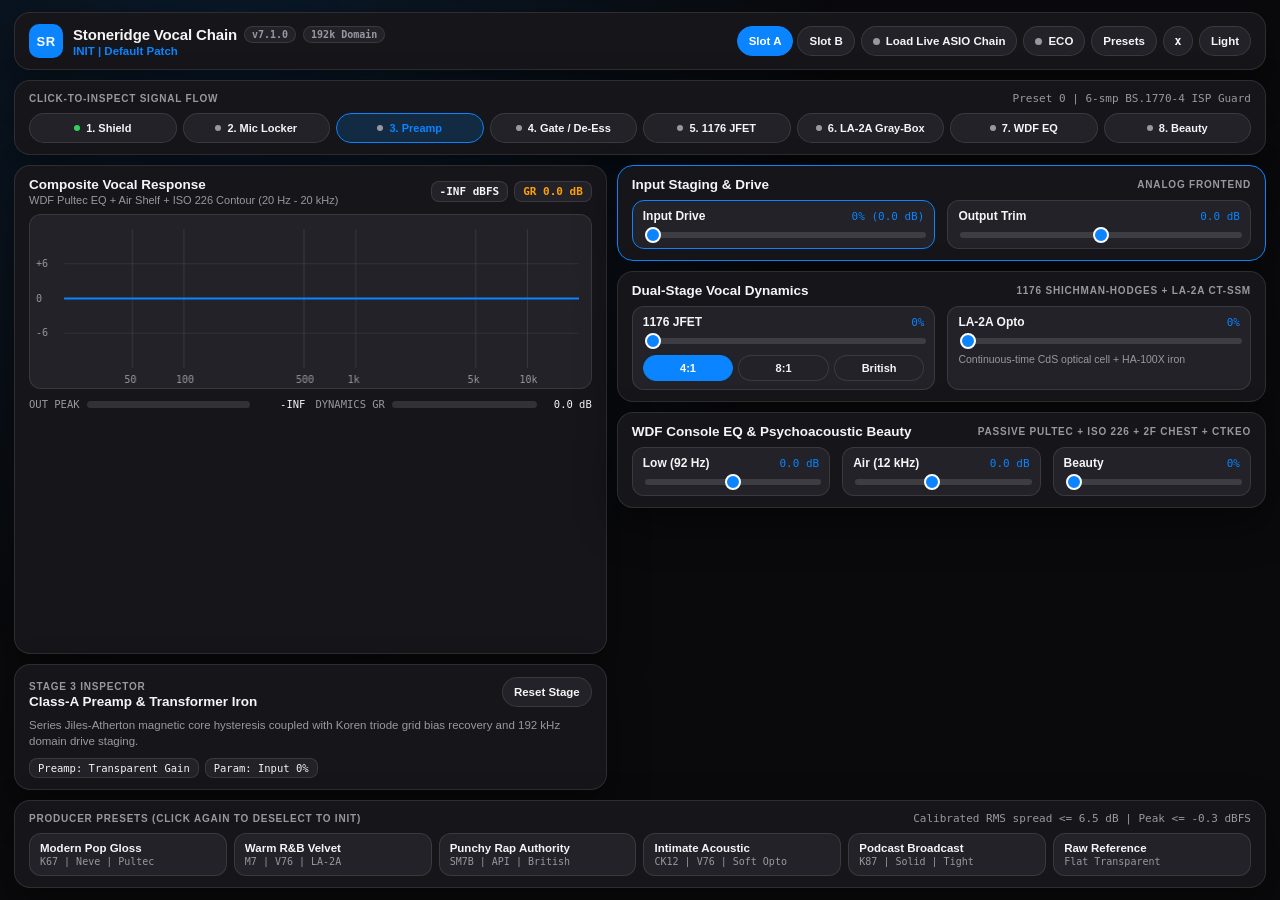
<file: plugin/ui/index.html>
<!DOCTYPE html>
<html lang="en" data-theme="dark">
<head>
  <meta charset="utf-8">
  <meta name="viewport" content="width=device-width, initial-scale=1">
  <title>Stoneridge Vocal Chain v7.1.0</title>
  <link rel="stylesheet" href="stoneridge-tokens.css">
  <link rel="stylesheet" href="chain.css">
</head>
<body>
  <div class="vc-app" id="vcApp">
    <header class="vc-header glass-card">
      <div class="vc-brand">
        <div class="vc-logo" aria-hidden="true">SR</div>
        <div class="vc-title-wrap">
          <div class="vc-title-row">
            <h1 class="vc-title">Stoneridge Vocal Chain</h1>
            <span class="vc-ver-pill">v7.1.0</span>
            <span class="vc-rate-pill" id="ratePill">192k Domain</span>
          </div>
          <p class="vc-subtitle" id="presetReadout">INIT | Default Patch</p>
        </div>
      </div>

      <div class="vc-header-actions">
        <div class="vc-ab-group" role="group" aria-label="Snapshot A B compare">
          <button type="button" class="vc-pill-btn seg-pill-btn active" id="slotABtn" title="Recall Snapshot A">Slot A</button>
          <button type="button" class="vc-pill-btn seg-pill-btn" id="slotBBtn" title="Recall Snapshot B">Slot B</button>
        </div>

        <button type="button" class="vc-pill-btn vc-live-btn" id="liveChainBtn" title="Recall live_tracking_chain.json exported by Stoneridge ASIO">
          <span class="vc-dot" id="liveChainDot"></span>
          <span class="vc-btn-text">Load Live ASIO Chain</span>
        </button>

        <button type="button" class="vc-pill-btn vc-eco-btn" id="ecoBtn" aria-pressed="false" title="Toggle low-CPU UI saver mode">
          <span class="eco-dot" id="ecoDot"></span>
          <span class="vc-btn-text" id="ecoBtnText">ECO</span>
        </button>

        <button type="button" class="vc-pill-btn" id="presetMenuBtn" title="Open preset menu">
          <span class="vc-btn-text" id="presetMenuLabel">Presets</span>
        </button>

        <button type="button" class="vc-pill-btn vc-clear-btn" id="clearPatchBtn" title="Reset to INIT Default Patch">x</button>

        <button type="button" class="vc-pill-btn" id="themeBtn" title="Toggle Dark/Light theme">Light</button>
      </div>
    </header>

    <section class="vc-flow-card glass-card" aria-label="8-Stage Analog Signal Flow">
      <div class="vc-section-head">
        <span class="vc-kicker">CLICK-TO-INSPECT SIGNAL FLOW</span>
        <span class="vc-head-meta" id="chainStatusMeta">Preset 0 follows knobs | 6-smp BS.1770 ISP Guard</span>
      </div>
      <ol class="vc-flow-strip" id="flowStrip">
        <li><button type="button" class="vc-stage-pill" data-stage="shield"><span class="stage-led"></span><span>1. Shield</span></button></li>
        <li><button type="button" class="vc-stage-pill" data-stage="mic"><span class="stage-led"></span><span>2. Mic Locker</span></button></li>
        <li><button type="button" class="vc-stage-pill active" data-stage="preamp"><span class="stage-led"></span><span>3. Preamp</span></button></li>
        <li><button type="button" class="vc-stage-pill" data-stage="gate"><span class="stage-led"></span><span>4. Gate / De-Ess</span></button></li>
        <li><button type="button" class="vc-stage-pill" data-stage="fet"><span class="stage-led"></span><span>5. 1176 JFET</span></button></li>
        <li><button type="button" class="vc-stage-pill" data-stage="la2a"><span class="stage-led"></span><span>6. LA-2A Gray-Box</span></button></li>
        <li><button type="button" class="vc-stage-pill" data-stage="eq"><span class="stage-led"></span><span>7. WDF EQ</span></button></li>
        <li><button type="button" class="vc-stage-pill" data-stage="beauty"><span class="stage-led"></span><span>8. Beauty</span></button></li>
      </ol>
    </section>

    <main class="vc-bento-grid">
      <section class="vc-left-col">
        <article class="glass-card vc-curve-card">
          <div class="vc-card-head">
            <div>
              <h2 class="vc-card-title">Composite Vocal Response</h2>
              <p class="vc-card-sub">WDF Pultec EQ + Air Shelf + ISO 226 Contour (20 Hz - 20 kHz)</p>
            </div>
            <div class="vc-oled-badges">
              <span class="vc-oled-pill" id="ecoOledBadge" hidden>ECO SAVER ON</span>
              <span class="vc-oled-mono" id="meterOutDb">-INF dBFS</span>
              <span class="vc-oled-mono vc-gr-badge" id="meterGrDb">GR 0.0 dB</span>
            </div>
          </div>

          <div class="vc-canvas-wrap">
            <canvas id="curveCanvas" width="600" height="200" aria-label="Frequency response curve"></canvas>
          </div>

          <div class="vc-meters-row">
            <div class="vc-meter-item">
              <span class="vc-meter-label">OUT PEAK</span>
              <div class="vc-meter-track"><div class="vc-meter-fill" id="outBarFill"></div></div>
              <span class="vc-meter-val" id="outValLabel">-INF</span>
            </div>
            <div class="vc-meter-item">
              <span class="vc-meter-label">DYNAMICS GR</span>
              <div class="vc-meter-track"><div class="vc-meter-fill vc-meter-gr" id="grBarFill"></div></div>
              <span class="vc-meter-val" id="grValLabel">0.0 dB</span>
            </div>
          </div>
        </article>

        <article class="glass-card vc-inspector-card" id="inspectorCard">
          <div class="vc-card-head">
            <div>
              <span class="vc-kicker" id="inspKicker">STAGE 3 INSPECTOR</span>
              <h3 class="vc-card-title" id="inspTitle">Class-A Preamp & Transformer Iron</h3>
            </div>
            <button type="button" class="vc-pill-btn seg-pill-btn" id="inspResetStageBtn">Reset Stage</button>
          </div>
          <p class="vc-insp-desc" id="inspDesc">
            Series Jiles-Atherton magnetic core hysteresis coupled with Koren triode grid bias recovery and 192 kHz domain ADAA2 crest saturation.
          </p>
          <div class="vc-insp-meta" id="inspMeta">
            <span class="vc-chip" id="inspVoicingChip">Voicing: Transparent / Linear</span>
            <span class="vc-chip" id="inspParamChip">Param: Input 0% (0.0 dB)</span>
          </div>
        </article>
      </section>

      <section class="vc-right-col">
        <article class="glass-card vc-rack-card" data-stage-group="preamp">
          <div class="vc-card-head">
            <h2 class="vc-card-title">Input Staging & Drive</h2>
            <span class="vc-kicker">ANALOG FRONTEND</span>
          </div>
          <div class="vc-controls-2">
            <div class="vc-control" data-param="input" data-stage="preamp">
              <div class="vc-ctrl-top">
                <label for="ctrl_input">Input Drive</label>
                <span class="vc-ctrl-val" id="val_input">0% (0.0 dB)</span>
              </div>
              <input id="ctrl_input" type="range" min="0" max="1" step="0.005" value="0">
            </div>
            <div class="vc-control" data-param="trim" data-stage="beauty">
              <div class="vc-ctrl-top">
                <label for="ctrl_trim">Output Trim</label>
                <span class="vc-ctrl-val" id="val_trim">0.0 dB</span>
              </div>
              <input id="ctrl_trim" type="range" min="-12" max="12" step="0.1" value="0">
            </div>
          </div>
        </article>

        <article class="glass-card vc-rack-card" data-stage-group="fet">
          <div class="vc-card-head">
            <h2 class="vc-card-title">Dual-Stage Vocal Dynamics</h2>
            <span class="vc-kicker">1176 SHICHMAN-HODGES + LA-2A CT-SSM</span>
          </div>
          <div class="vc-controls-2">
            <div class="vc-control" data-param="fet" data-stage="fet">
              <div class="vc-ctrl-top">
                <label for="ctrl_fet">1176 JFET</label>
                <span class="vc-ctrl-val" id="val_fet">0%</span>
              </div>
              <input id="ctrl_fet" type="range" min="0" max="1" step="0.005" value="0">
              <div class="vc-ratio-row" id="ratioGroup" role="group" aria-label="1176 Ratio">
                <button type="button" class="seg-pill-btn active" data-ratio="0">4:1</button>
                <button type="button" class="seg-pill-btn" data-ratio="1">8:1</button>
                <button type="button" class="seg-pill-btn" data-ratio="2">British</button>
              </div>
            </div>

            <div class="vc-control" data-param="la2a" data-stage="la2a">
              <div class="vc-ctrl-top">
                <label for="ctrl_la2a">LA-2A Opto</label>
                <span class="vc-ctrl-val" id="val_la2a">0%</span>
              </div>
              <input id="ctrl_la2a" type="range" min="0" max="1" step="0.005" value="0">
              <div class="vc-sub-note">Continuous-time CdS optical cell + HA-100X iron</div>
            </div>
          </div>
        </article>

        <article class="glass-card vc-rack-card" data-stage-group="eq">
          <div class="vc-card-head">
            <h2 class="vc-card-title">WDF Console EQ & Psychoacoustic Beauty</h2>
            <span class="vc-kicker">PASSIVE PULTEC + ISO 226 + 2F CHEST + CTKEO</span>
          </div>
          <div class="vc-controls-3">
            <div class="vc-control" data-param="low" data-stage="eq">
              <div class="vc-ctrl-top">
                <label for="ctrl_low">Low (92 Hz)</label>
                <span class="vc-ctrl-val" id="val_low">0.0 dB</span>
              </div>
              <input id="ctrl_low" type="range" min="-6" max="6" step="0.1" value="0">
            </div>

            <div class="vc-control" data-param="air" data-stage="eq">
              <div class="vc-ctrl-top">
                <label for="ctrl_air">Air (12 kHz)</label>
                <span class="vc-ctrl-val" id="val_air">0.0 dB</span>
              </div>
              <input id="ctrl_air" type="range" min="-6" max="8" step="0.1" value="0">
            </div>

            <div class="vc-control" data-param="beauty" data-stage="beauty">
              <div class="vc-ctrl-top">
                <label for="ctrl_beauty">Beauty</label>
                <span class="vc-ctrl-val" id="val_beauty">0%</span>
              </div>
              <input id="ctrl_beauty" type="range" min="0" max="1" step="0.005" value="0">
            </div>
          </div>
        </article>
      </section>
    </main>

    <section class="vc-presets-card glass-card" aria-label="Producer Vocal Presets">
      <div class="vc-section-head">
        <span class="vc-kicker">PRODUCER PRESETS (CLICK AGAIN TO DESELECT TO INIT)</span>
        <span class="vc-head-meta">Calibrated RMS spread &lt;= 6.5 dB | Peak &lt;= -0.3 dBFS</span>
      </div>
      <div class="vc-presets-grid" id="presetsGrid">
        <button type="button" class="vc-preset-btn" data-preset="1">
          <span class="vc-preset-name">Modern Pop Gloss</span>
          <span class="vc-preset-tag">K67 | Neve | Pultec</span>
        </button>
        <button type="button" class="vc-preset-btn" data-preset="2">
          <span class="vc-preset-name">Warm R&amp;B Velvet</span>
          <span class="vc-preset-tag">M7 | V76 | LA-2A</span>
        </button>
        <button type="button" class="vc-preset-btn" data-preset="3">
          <span class="vc-preset-name">Punchy Rap Authority</span>
          <span class="vc-preset-tag">SM7B | API | British</span>
        </button>
        <button type="button" class="vc-preset-btn" data-preset="4">
          <span class="vc-preset-name">Intimate Acoustic</span>
          <span class="vc-preset-tag">CK12 | V76 | Soft Opto</span>
        </button>
        <button type="button" class="vc-preset-btn" data-preset="5">
          <span class="vc-preset-name">Podcast Broadcast</span>
          <span class="vc-preset-tag">K87 | Solid | Tight</span>
        </button>
        <button type="button" class="vc-preset-btn" data-preset="6">
          <span class="vc-preset-name">Raw Reference</span>
          <span class="vc-preset-tag">Flat Transparent</span>
        </button>
      </div>
    </section>
  </div>

  <div class="vc-toast" id="vcToast" hidden></div>
  <script src="app.js"></script>
</body>
</html>
</file>
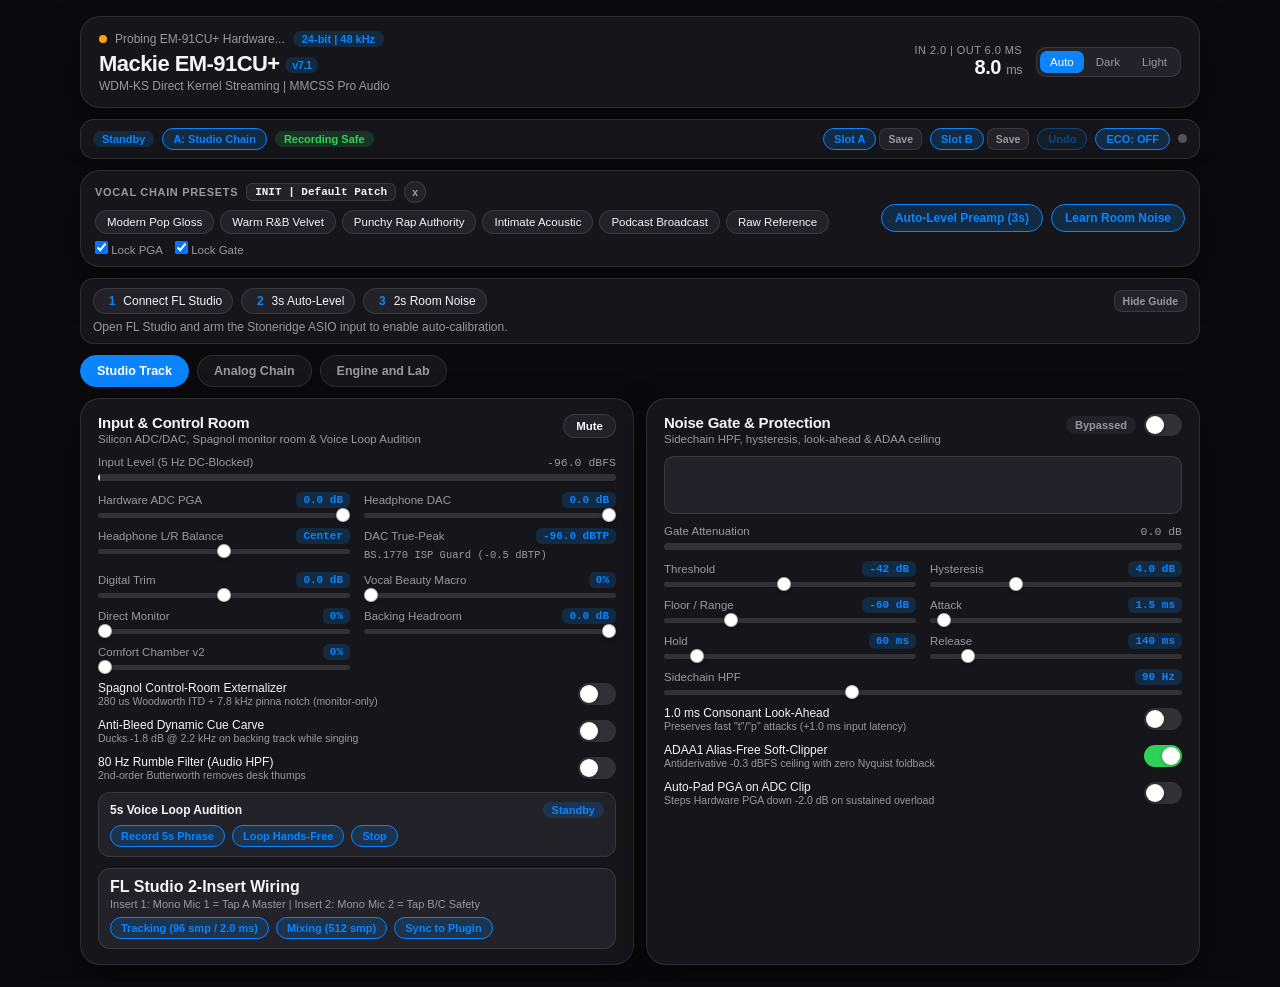
<file: src/ui/web/index.html>
<!DOCTYPE html>
<html lang="en" data-theme="dark">
<head>
  <meta charset="UTF-8" />
  <meta name="viewport" content="width=device-width, initial-scale=1.0" />
  <title>Mackie EM-91CU+ - Stoneridge ASIO</title>
  <link rel="stylesheet" href="stoneridge-tokens.css" />
  <link rel="stylesheet" href="styles.css" />
</head>
<body data-page="track">
  <main class="shell">
    <!-- Hero Header -->
    <header class="hero glass-card">
      <div class="hero-left">
        <div class="badge-row">
          <span class="status-dot" id="deviceDot"></span>
          <span class="badge-text" id="deviceStatusText">Probing EM-91CU+ Hardware...</span>
          <span class="pill-tag" id="formatBadge">24-bit | 48 kHz</span>
          <span class="pill-tag pill-ok" id="monoBadge" style="display:none;">1ch Mono USB</span>
          <span class="pill-tag pill-warn" id="adcClipPill" style="display:none; cursor:pointer;" title="Hardware ADC clipped! Click to clear">ADC CLIP</span>
        </div>
        <h1>Mackie EM-91CU+ <span class="ver-pill">v7.1</span></h1>
        <p class="subtitle" id="engineSubtitle">WDM-KS Direct Kernel Streaming | MMCSS Pro Audio</p>
      </div>

      <div class="hero-right">
        <div class="latency-callout">
          <span class="callout-label" id="latencyBreakdown">In 2.0 | Out 6.0 ms</span>
          <span class="callout-value" id="latencyReadout">8.0 <small>ms</small></span>
        </div>

        <div class="segmented-control" id="themeSwitcher" role="group" aria-label="Appearance">
          <button type="button" data-theme-mode="0" class="active">Auto</button>
          <button type="button" data-theme-mode="1">Dark</button>
          <button type="button" data-theme-mode="2">Light</button>
        </div>
      </div>
    </header>

    <section class="utility-bar" aria-label="Session Controls">
      <div class="utility-group">
        <span class="pill-tag" id="streamPill">Standby</span>
        <button type="button" class="learn-btn compact-btn" id="abBypassBtn" title="Monitor-safe level-matched A/B vs raw capsule">A: Studio Chain</button>
        <span class="pill-tag pill-ok" id="recordingSafe">Recording Safe</span>
      </div>
      <div class="utility-group">
        <div class="slot-pair">
          <button type="button" class="learn-btn compact-btn" id="slotABtn" title="Recall Slot A (Shift+Click to save)">Slot A</button>
          <button type="button" class="icon-btn" id="slotASaveBtn" title="Save current chain to Slot A">Save</button>
        </div>
        <div class="slot-pair">
          <button type="button" class="learn-btn compact-btn" id="slotBBtn" title="Recall Slot B (Shift+Click to save)">Slot B</button>
          <button type="button" class="icon-btn" id="slotBSaveBtn" title="Save current chain to Slot B">Save</button>
        </div>
        <button type="button" class="learn-btn compact-btn" id="undoBtn" title="Undo (Ctrl+Z)" disabled>Undo</button>
        <button type="button" class="learn-btn compact-btn" id="ecoBtn">ECO: OFF</button>
        <span class="eco-dot" id="ecoDot" aria-hidden="true"></span>
        <span class="eco-badge" id="ecoBadge">ECO SAVER ON</span>
      </div>
    </section>

    <!-- Presets & 1-Click Calibration Bar -->
    <section class="presets-bar glass-card">
      <div class="presets-left">
        <div class="preset-header-row">
          <span class="section-eyebrow">Vocal Chain Presets</span>
          <span class="preset-readout mono" id="presetReadout">INIT | Default Patch</span>
          <button type="button" class="preset-clear-btn" id="presetClearBtn" title="Clear active preset to INIT (honors Locks)">x</button>
        </div>
        <div class="preset-pills" id="presetPills">
          <button type="button" class="preset-pill" data-preset="modernPop">Modern Pop Gloss</button>
          <button type="button" class="preset-pill" data-preset="rnb">Warm R&amp;B Velvet</button>
          <button type="button" class="preset-pill" data-preset="rap">Punchy Rap Authority</button>
          <button type="button" class="preset-pill" data-preset="acoustic">Intimate Acoustic</button>
          <button type="button" class="preset-pill" data-preset="podcast">Podcast Broadcast</button>
          <button type="button" class="preset-pill" data-preset="raw">Raw Reference</button>
        </div>
        <div class="lock-pins">
          <label><input type="checkbox" id="lockPga" checked /> Lock PGA</label>
          <label><input type="checkbox" id="lockGate" checked /> Lock Gate</label>
        </div>
      </div>

      <div class="cal-actions">
        <button type="button" class="learn-btn" id="autoPreampBtn" title="Speak naturally for 3 seconds to auto-calibrate Hardware ADC PGA + Digital Trim for -9 dBFS headroom">
          Auto-Level Preamp (3s)
        </button>
        <button type="button" class="learn-btn" id="learnNoiseBtn" title="Stay silent for 2 seconds to calibrate Noise Gate + Hum Notch automatically">
          Learn Room Noise
        </button>
      </div>
    </section>

    <section class="setup-strip tab-track" id="setupStrip">
      <div class="setup-top">
        <div class="setup-steps">
          <div class="setup-step" id="stepConnect"><span>1</span> Connect FL Studio</div>
          <div class="setup-step" id="stepLevel"><span>2</span> 3s Auto-Level</div>
          <div class="setup-step" id="stepNoise"><span>3</span> 2s Room Noise</div>
        </div>
        <button type="button" class="icon-btn" id="setupCollapseBtn">Hide Guide</button>
      </div>
      <p class="setup-hint" id="setupHint">Open FL Studio and arm the Stoneridge ASIO input to enable auto-calibration.</p>
    </section>

    <nav class="tab-bar" id="tabBar" role="tablist">
      <button type="button" data-tab="track" class="active">Studio Track</button>
      <button type="button" data-tab="chain">Analog Chain</button>
      <button type="button" data-tab="engine">Engine and Lab</button>
    </nav>

    <!-- Main Bento Grid -->
    <div class="bento-grid">
      <!-- TAB 1: Input Stage & Monitor Control Room -->
      <section class="glass-card card tab-track">
        <div class="card-header">
          <div>
            <h2>Input &amp; Control Room</h2>
            <p class="card-sub">Silicon ADC/DAC, Spagnol monitor room &amp; Voice Loop Audition</p>
          </div>
          <div class="header-actions">
            <span class="pill-tag pill-warn" id="hwMuteBadge" style="display:none;">HW Muted</span>
            <button type="button" class="mute-btn" id="muteBtn">Mute</button>
          </div>
        </div>

        <div class="meter-block">
          <div class="meter-labels">
            <span>Input Level (5 Hz DC-Blocked)</span>
            <span class="mono" id="inputPeakText">-96.0 dBFS</span>
          </div>
          <div class="meter-track">
            <div class="meter-fill" id="inputMeterFill"></div>
            <div class="meter-rms" id="inputRmsMarker"></div>
          </div>
        </div>

        <div class="sliders-grid" id="hwCodecGrid">
          <div class="control-row" id="hwPgaRow">
            <div class="control-head">
              <label for="hwPgaGain">Hardware ADC PGA</label>
              <span class="value-pill mono" id="hwPgaVal">0.0 dB</span>
            </div>
            <input type="range" id="hwPgaGain" min="-63.5" max="0" step="0.5" value="0" data-default="0" />
          </div>

          <div class="control-row" id="hwDacRow">
            <div class="control-head">
              <label for="hwDacGain">Headphone DAC</label>
              <span class="value-pill mono" id="hwDacVal">0.0 dB</span>
            </div>
            <input type="range" id="hwDacGain" min="-63.5" max="0" step="0.5" value="0" data-default="0" />
          </div>

          <div class="control-row" id="hwDacBalRow">
            <div class="control-head">
              <label for="hwDacBal">Headphone L/R Balance</label>
              <span class="value-pill mono" id="hwDacBalVal">Center</span>
            </div>
            <input type="range" id="hwDacBal" min="-6" max="6" step="0.5" value="0" data-default="0" />
          </div>

          <div class="control-row">
            <div class="control-head">
              <span>DAC True-Peak</span>
              <span class="value-pill mono" id="dacTruePeakVal">-96.0 dBTP</span>
            </div>
            <div class="tp-subline mono" id="dacIspStatus">BS.1770 ISP Guard (-0.5 dBTP)</div>
          </div>
        </div>

        <div class="sliders-grid">
          <div class="control-row">
            <div class="control-head">
              <label for="inputGain">Digital Trim</label>
              <span class="value-pill mono" id="inputGainVal">0.0 dB</span>
            </div>
            <input type="range" id="inputGain" min="-24" max="24" step="0.5" value="0" data-default="0" />
          </div>

          <div class="control-row">
            <div class="control-head">
              <label for="trackBeautySlider">Vocal Beauty Macro</label>
              <span class="value-pill mono" id="trackBeautyVal">0%</span>
            </div>
            <input type="range" id="trackBeautySlider" min="0" max="100" step="1" value="0" data-default="0" />
          </div>

          <div class="control-row">
            <div class="control-head">
              <label for="directMonitor">Direct Monitor</label>
              <span class="value-pill mono" id="directMonitorVal">0%</span>
            </div>
            <input type="range" id="directMonitor" min="0" max="100" step="1" value="0" data-default="0" />
          </div>

          <div class="control-row">
            <div class="control-head">
              <label for="backingHeadroom">Backing Headroom</label>
              <span class="value-pill mono" id="backingHeadroomVal">0.0 dB</span>
            </div>
            <input type="range" id="backingHeadroom" min="-12" max="0" step="0.5" value="0" data-default="0" />
          </div>

          <div class="control-row">
            <div class="control-head">
              <label for="monitorReverb">Comfort Chamber v2</label>
              <span class="value-pill mono" id="monitorReverbVal">0%</span>
            </div>
            <input type="range" id="monitorReverb" min="0" max="100" step="1" value="0" data-default="0" />
          </div>
        </div>

        <div class="toggle-row">
          <div>
            <div class="toggle-title">Spagnol Control-Room Externalizer</div>
            <div class="toggle-desc">280 us Woodworth ITD + 7.8 kHz pinna notch (monitor-only)</div>
          </div>
          <label class="apple-switch">
            <input type="checkbox" id="crossfeedToggle" />
            <span class="slider"></span>
          </label>
        </div>

        <div class="toggle-row">
          <div>
            <div class="toggle-title">Anti-Bleed Dynamic Cue Carve</div>
            <div class="toggle-desc">Ducks -1.8 dB @ 2.2 kHz on backing track while singing</div>
          </div>
          <label class="apple-switch">
            <input type="checkbox" id="cueCarveToggle" />
            <span class="slider"></span>
          </label>
        </div>

        <div class="toggle-row">
          <div>
            <div class="toggle-title">80 Hz Rumble Filter (Audio HPF)</div>
            <div class="toggle-desc">2nd-order Butterworth removes desk thumps</div>
          </div>
          <label class="apple-switch">
            <input type="checkbox" id="audioHpfToggle" />
            <span class="slider"></span>
          </label>
        </div>

        <div class="voice-loop-card">
          <div class="voice-loop-head">
            <strong>5s Voice Loop Audition</strong>
            <span class="pill-tag" id="voiceLoopPill">Standby</span>
          </div>
          <div class="voice-loop">
            <button type="button" class="learn-btn compact-btn" id="voiceRecBtn">Record 5s Phrase</button>
            <button type="button" class="learn-btn compact-btn" id="voicePlayBtn">Loop Hands-Free</button>
            <button type="button" class="learn-btn compact-btn" id="voiceStopBtn">Stop</button>
          </div>
        </div>

        <div class="wiring-card">
          <div class="wiring-info">
            <strong>FL Studio 2-Insert Wiring</strong>
            <p>Insert 1: Mono Mic 1 = Tap A Master | Insert 2: Mono Mic 2 = Tap B/C Safety</p>
          </div>
          <div class="wiring-btns">
            <button type="button" class="learn-btn compact-btn" id="profileTrack">Tracking (96 smp / 2.0 ms)</button>
            <button type="button" class="learn-btn compact-btn" id="profileMix">Mixing (512 smp)</button>
            <button type="button" class="learn-btn compact-btn" id="syncPluginBtn">Sync to Plugin</button>
          </div>
        </div>
      </section>

      <!-- TAB 1: Noise Gate & Input Protection Card -->
      <section class="glass-card card tab-track">
        <div class="card-header">
          <div>
            <h2>Noise Gate &amp; Protection</h2>
            <p class="card-sub">Sidechain HPF, hysteresis, look-ahead &amp; ADAA ceiling</p>
          </div>
          <div class="header-actions">
            <span class="gate-state-pill" id="gateStatePill">Bypassed</span>
            <label class="apple-switch">
              <input type="checkbox" id="gateEnableToggle" />
              <span class="slider"></span>
            </label>
          </div>
        </div>

        <div class="gate-viz-wrap">
          <canvas id="gateCanvas" width="380" height="58"></canvas>
        </div>

        <div class="meter-block">
          <div class="meter-labels">
            <span>Gate Attenuation</span>
            <span class="mono" id="gateGrText">0.0 dB</span>
          </div>
          <div class="meter-track gr-track">
            <div class="meter-fill gr-fill" id="gateGrFill"></div>
          </div>
        </div>

        <div class="sliders-grid">
          <div class="control-row">
            <div class="control-head">
              <label for="gateThreshold">Threshold</label>
              <span class="value-pill mono" id="gateThresholdVal">-42 dB</span>
            </div>
            <input type="range" id="gateThreshold" min="-80" max="0" step="1" value="-42" data-default="-42" />
          </div>

          <div class="control-row">
            <div class="control-head">
              <label for="gateHysteresis">Hysteresis</label>
              <span class="value-pill mono" id="gateHysteresisVal">4.0 dB</span>
            </div>
            <input type="range" id="gateHysteresis" min="0" max="12" step="0.5" value="4" data-default="4" />
          </div>

          <div class="control-row">
            <div class="control-head">
              <label for="gateRange">Floor / Range</label>
              <span class="value-pill mono" id="gateRangeVal">-60 dB</span>
            </div>
            <input type="range" id="gateRange" min="-80" max="0" step="1" value="-60" data-default="-60" />
          </div>

          <div class="control-row">
            <div class="control-head">
              <label for="gateAttack">Attack</label>
              <span class="value-pill mono" id="gateAttackVal">1.5 ms</span>
            </div>
            <input type="range" id="gateAttack" min="0.1" max="50" step="0.1" value="1.5" data-default="1.5" />
          </div>

          <div class="control-row">
            <div class="control-head">
              <label for="gateHold">Hold</label>
              <span class="value-pill mono" id="gateHoldVal">60 ms</span>
            </div>
            <input type="range" id="gateHold" min="5" max="500" step="5" value="60" data-default="60" />
          </div>

          <div class="control-row">
            <div class="control-head">
              <label for="gateRelease">Release</label>
              <span class="value-pill mono" id="gateReleaseVal">140 ms</span>
            </div>
            <input type="range" id="gateRelease" min="10" max="1000" step="10" value="140" data-default="140" />
          </div>

          <div class="control-row span-2-inner">
            <div class="control-head">
              <label for="gateHpf">Sidechain HPF</label>
              <span class="value-pill mono" id="gateHpfVal">90 Hz</span>
            </div>
            <input type="range" id="gateHpf" min="0" max="250" step="5" value="90" data-default="90" />
          </div>
        </div>

        <div class="toggle-row">
          <div>
            <div class="toggle-title">1.0 ms Consonant Look-Ahead</div>
            <div class="toggle-desc">Preserves fast "t"/"p" attacks (+1.0 ms input latency)</div>
          </div>
          <label class="apple-switch">
            <input type="checkbox" id="gateLookAheadToggle" />
            <span class="slider"></span>
          </label>
        </div>

        <div class="toggle-row">
          <div>
            <div class="toggle-title">ADAA1 Alias-Free Soft-Clipper</div>
            <div class="toggle-desc">Antiderivative -0.3 dBFS ceiling with zero Nyquist foldback</div>
          </div>
          <label class="apple-switch">
            <input type="checkbox" id="softClipToggle" checked />
            <span class="slider"></span>
          </label>
        </div>

        <div class="toggle-row">
          <div>
            <div class="toggle-title">Auto-Pad PGA on ADC Clip</div>
            <div class="toggle-desc">Steps Hardware PGA down -2.0 dB on sustained overload</div>
          </div>
          <label class="apple-switch">
            <input type="checkbox" id="autoPadToggle" />
            <span class="slider"></span>
          </label>
        </div>
      </section>

      <!-- TAB 2: Interactive Signal Flow + Analytic Composite Curve Visualizer -->
      <section class="glass-card card span-2 tab-chain">
        <div class="card-header">
          <div>
            <h2>Click-to-Inspect Analog Chain &amp; Composite Response</h2>
            <p class="card-sub">Unified ~192 kHz oversampling domain | Shared B+ reservoir | Live analytic transfer</p>
          </div>
          <div class="telemetry-chips">
            <span class="chip mono" id="deEssChip">De-Ess: 0.0 dB</span>
            <span class="chip mono" id="plosChip">Pop: 0.0 dB</span>
            <span class="chip mono" id="fetChip">1176 FET: 0.0 dB</span>
            <span class="chip mono" id="levChip">LA-2A T4B: 0.0 dB</span>
          </div>
        </div>

        <div class="flow-strip" id="flowStrip">
          <button type="button" class="flow-chip active" data-inspect="shield">
            <span class="flow-head"><span class="flow-led" id="ledShield"></span>Shield</span>
            <small class="flow-sub" id="subShield">Off</small>
          </button>
          <button type="button" class="flow-chip" data-inspect="mic">
            <span class="flow-head"><span class="flow-led" id="ledMic"></span>Mic Locker</span>
            <small class="flow-sub" id="subMic">Raw EM-91</small>
          </button>
          <button type="button" class="flow-chip" data-inspect="pre">
            <span class="flow-head"><span class="flow-led" id="ledPre"></span>Preamp</span>
            <small class="flow-sub" id="subPre">Bypass</small>
          </button>
          <button type="button" class="flow-chip" data-inspect="gate">
            <span class="flow-head"><span class="flow-led" id="ledGate"></span>Gate/De-Ess</span>
            <small class="flow-sub" id="subGate">Open</small>
          </button>
          <button type="button" class="flow-chip" data-inspect="fet">
            <span class="flow-head"><span class="flow-led" id="ledFet"></span>1176 JFET</span>
            <small class="flow-sub" id="subFet">0%</small>
          </button>
          <button type="button" class="flow-chip" data-inspect="la2a">
            <span class="flow-head"><span class="flow-led" id="ledLa2a"></span>LA-2A</small>
            <small class="flow-sub" id="subLa2a">0%</small>
          </button>
          <button type="button" class="flow-chip" data-inspect="eq">
            <span class="flow-head"><span class="flow-led" id="ledEq"></span>Console EQ</span>
            <small class="flow-sub" id="subEq">Bypass</small>
          </button>
          <button type="button" class="flow-chip" data-inspect="beauty">
            <span class="flow-head"><span class="flow-led" id="ledBeauty"></span>Beauty</span>
            <small class="flow-sub" id="subBeauty">0%</small>
          </button>
        </div>

        <div class="inspector-bar">
          <p class="flow-detail" id="flowDetail">Shield correction before the mic model. Toggle below to inspect stage settings.</p>
          <button type="button" class="learn-btn compact-btn" id="stageQuickBypass">Toggle Stage Bypass</button>
        </div>

        <canvas id="curveCanvas" width="920" height="176"></canvas>

        <div class="inspect-group" data-stage-panel="mic pre eq">
          <div class="control-row">
            <div class="control-head">
              <label>Flagship Microphone Locker (V1 Curve + kHz BAOAB + Triode/ADAA2)</label>
              <span class="chip mono" id="micModelBadge">Mic: Raw</span>
            </div>
            <div class="segmented-control wrap" id="micModelSelector">
              <button type="button" data-mic="0" class="active">Raw EM-91</button>
              <button type="button" data-mic="1">Sony C800G</button>
              <button type="button" data-mic="2">Neumann U87 Ai</button>
              <button type="button" data-mic="3">ELA M 251E</button>
              <button type="button" data-mic="4">Neumann U47</button>
              <button type="button" data-mic="5">Shure SM7B</button>
            </div>
          </div>

          <div class="engine-grid">
            <div>
              <div class="control-head">
                <label>Mic Preamp Topology</label>
                <span class="chip mono" id="preampModeBadge">Clean Bypass</span>
              </div>
              <div class="segmented-control wrap" id="preampModelSelector">
                <button type="button" data-preamp="0" class="active">Clean Bypass</button>
                <button type="button" data-preamp="1">Neve 1073</button>
                <button type="button" data-preamp="2">API 312</button>
                <button type="button" data-preamp="3">V76 Tube</button>
                <button type="button" data-preamp="4">SSL 9000J</button>
              </div>
            </div>

            <div>
              <div class="control-head">
                <label>Console EQ Network</label>
                <span class="chip mono" id="consoleEqBadge">EQ: Bypass</span>
              </div>
              <div class="segmented-control wrap" id="consoleEqSelector">
                <button type="button" data-eq="0" class="active">Bypass</button>
                <button type="button" data-eq="1">Pultec EQP-1A</button>
                <button type="button" data-eq="2">1073 Inductor</button>
                <button type="button" data-eq="3">SSL 4000G</button>
                <button type="button" data-eq="4">API 550A</button>
              </div>
            </div>
          </div>

          <div class="sliders-grid">
            <div class="control-row">
              <div class="control-head">
                <label for="virtualDistanceSlider">Virtual Mic Distance (1/r)</label>
                <span class="value-pill mono" id="virtualDistanceVal">15 cm</span>
              </div>
              <input type="range" id="virtualDistanceSlider" min="5" max="35" step="1" value="15" data-default="15" />
            </div>

            <div class="control-row">
              <div class="control-head">
                <label for="preampDriveSlider">Preamp Drive</label>
                <span class="value-pill mono" id="preampDriveVal">0.0 dB</span>
              </div>
              <input type="range" id="preampDriveSlider" min="0" max="18" step="0.5" value="0" data-default="0" />
            </div>

            <div class="control-row">
              <div class="control-head">
                <label for="transformerIronSlider">Transformer Iron (JA)</label>
                <span class="value-pill mono" id="transformerIronVal">50%</span>
              </div>
              <input type="range" id="transformerIronSlider" min="0" max="100" step="1" value="50" data-default="50" />
            </div>

            <div class="control-row">
              <div class="control-head">
                <label for="consoleLowSlider">Low Weight / Pultec</label>
                <span class="value-pill mono" id="consoleLowVal">0.0 dB</span>
              </div>
              <input type="range" id="consoleLowSlider" min="-6" max="6" step="0.5" value="0" data-default="0" />
            </div>

            <div class="control-row">
              <div class="control-head">
                <label for="consoleMidSlider">Mid Presence</label>
                <span class="value-pill mono" id="consoleMidVal">0.0 dB</span>
              </div>
              <input type="range" id="consoleMidSlider" min="-6" max="6" step="0.5" value="0" data-default="0" />
            </div>

            <div class="control-row">
              <div class="control-head">
                <label for="consoleAirSlider">12 kHz Inductor Silk</label>
                <span class="value-pill mono" id="consoleAirVal">0.0 dB</span>
              </div>
              <input type="range" id="consoleAirSlider" min="-6" max="8" step="0.5" value="0" data-default="0" />
            </div>
          </div>
        </div>
      </section>

      <!-- TAB 2: Dynamics, Shield, Mains Notch & Psychoacoustic Beauty Matrix -->
      <section class="glass-card card tab-chain">
        <div class="card-header">
          <div>
            <h2>Dynamics &amp; Capsule Shield</h2>
            <p class="card-sub">1176 Shichman-Hodges JFET, SignalTrain LA-2A &amp; Shield</p>
          </div>
        </div>

        <div class="capture-grid">
          <div class="control-row">
            <div class="control-head">
              <label for="fetPeakCatchSlider">1176 FET Peak Catcher</label>
              <span class="value-pill mono" id="fetPeakCatchVal">0%</span>
            </div>
            <input type="range" id="fetPeakCatchSlider" min="0" max="100" step="1" value="0" data-default="0" />
          </div>

          <div class="control-row">
            <div class="control-head">
              <label>1176 FET Ratio</label>
            </div>
            <div class="segmented-control" id="fetRatioSelector">
              <button type="button" data-ratio="0" class="active">4:1 Vocal</button>
              <button type="button" data-ratio="1">8:1 Limit</button>
              <button type="button" data-ratio="2">British</button>
            </div>
          </div>

          <div class="control-row">
            <div class="control-head">
              <label for="vocalLevelerSlider">LA-2A T4B Opto Leveler</label>
              <span class="value-pill mono" id="vocalLevelerVal">0%</span>
            </div>
            <input type="range" id="vocalLevelerSlider" min="0" max="100" step="1" value="0" data-default="0" />
          </div>

          <div class="control-row">
            <div class="control-head">
              <label for="deEsserSlider">Dynamic De-Esser (6.5 kHz)</label>
              <span class="value-pill mono" id="deEsserVal">0%</span>
            </div>
            <input type="range" id="deEsserSlider" min="0" max="100" step="1" value="0" data-default="0" />
          </div>

          <div class="control-row">
            <div class="control-head">
              <label for="shieldStrength">Shield Correction Strength</label>
              <span class="value-pill mono" id="shieldStrengthVal">85%</span>
            </div>
            <input type="range" id="shieldStrength" min="0" max="100" step="1" value="85" data-default="85" />
          </div>

          <div class="control-row">
            <div class="control-head">
              <label>Mains Hum Notch</label>
            </div>
            <div class="segmented-control" id="humNotchSelector">
              <button type="button" data-hum="0" class="active">Off</button>
              <button type="button" data-hum="50">50 Hz</button>
              <button type="button" data-hum="60">60 Hz</button>
            </div>
          </div>
        </div>

        <div class="capture-toggles">
          <div class="toggle-row compact">
            <div>
              <div class="toggle-title">Pixel 11 Pro Capsule Correction <span class="chip mono" id="capsuleCalibBadge">Needs Sweep</span></div>
              <div class="toggle-desc">Min-phase MEMS-referenced de-embedding</div>
            </div>
            <label class="apple-switch">
              <input type="checkbox" id="capsuleCorrectionToggle" />
              <span class="slider"></span>
            </label>
          </div>

          <div class="toggle-row compact">
            <div>
              <div class="toggle-title">EM-91CU+ Capsule Voice EQ</div>
              <div class="toggle-desc">De-mud 200 Hz, de-harsh 7.5 kHz, subtle air</div>
            </div>
            <label class="apple-switch">
              <input type="checkbox" id="capsuleEqToggle" />
              <span class="slider"></span>
            </label>
          </div>

          <div class="toggle-row compact">
            <div>
              <div class="toggle-title">Dynamic Plosive / Pop Guard</div>
              <div class="toggle-desc">Ducks sudden &lt;140 Hz mic wind blasts</div>
            </div>
            <label class="apple-switch">
              <input type="checkbox" id="plosiveGuardToggle" />
              <span class="slider"></span>
            </label>
          </div>

          <div class="control-row">
            <div class="control-head">
              <label>Mic 2 Stem Routing</label>
              <span class="chip mono" id="abMonitorIndicator">Monitor-Safe Active</span>
            </div>
            <div class="segmented-control wrap" id="mic2RouteSelector">
              <button type="button" data-route="0" class="active">Mirror</button>
              <button type="button" data-route="1">Pre-Dyn Stem</button>
              <button type="button" data-route="2">Raw Safety</button>
            </div>
          </div>
        </div>
      </section>

      <!-- TAB 2: Psychoacoustic Beauty Fine Matrix & Nonlinear Physics Switches -->
      <section class="glass-card card tab-chain">
        <div class="card-header">
          <div>
            <h2>Psychoacoustic Beauty &amp; Physics</h2>
            <p class="card-sub">ISO 226 LUFS contour, Hilbert 2f, CTKEO &amp; WDF / ADAA2 modes</p>
          </div>
        </div>

        <div class="sliders-grid">
          <div class="control-row">
            <div class="control-head">
              <label for="beautyAmount">Vocal Beauty Macro</label>
              <span class="value-pill mono" id="beautyAmountVal">0%</span>
            </div>
            <input type="range" id="beautyAmount" min="0" max="100" step="1" value="0" data-default="0" />
          </div>

          <div class="control-row">
            <div class="control-head">
              <label for="contourAmtSlider">ISO 226 Contour</label>
              <span class="value-pill mono" id="contourAmtVal">100%</span>
            </div>
            <input type="range" id="contourAmtSlider" min="0" max="100" step="1" value="100" data-default="100" />
          </div>

          <div class="control-row">
            <div class="control-head">
              <label for="harmonicSculptSlider">Hilbert 2f Chest &amp; Air</label>
              <span class="value-pill mono" id="harmonicSculptVal">100%</span>
            </div>
            <input type="range" id="harmonicSculptSlider" min="0" max="100" step="1" value="100" data-default="100" />
          </div>

          <div class="control-row">
            <div class="control-head">
              <label for="deHarshSlider">CTKEO Pharyngeal De-Harsh</label>
              <span class="value-pill mono" id="deHarshVal">100%</span>
            </div>
            <input type="range" id="deHarshSlider" min="0" max="100" step="1" value="100" data-default="100" />
          </div>

          <div class="control-row">
            <div class="control-head">
              <label for="parallelGlueSlider">NY Parallel Glue (0-25%)</label>
              <span class="value-pill mono" id="parallelGlueVal">15%</span>
            </div>
            <input type="range" id="parallelGlueSlider" min="0" max="25" step="1" value="15" data-default="15" />
          </div>
        </div>

        <div class="toggle-row compact">
          <div>
            <div class="toggle-title">WDF Passive EQP-1A Bridge</div>
            <div class="toggle-desc">Coupled wave-digital capacitor &amp; inductor network</div>
          </div>
          <label class="apple-switch">
            <input type="checkbox" id="wdfEqToggle" checked />
            <span class="slider"></span>
          </label>
        </div>

        <div class="toggle-row compact">
          <div>
            <div class="toggle-title">ADAA2 Acetanilide Molecular Clip</div>
            <div class="toggle-desc">Restoring-torque antiderivative soft polish on driven vocals</div>
          </div>
          <label class="apple-switch">
            <input type="checkbox" id="molecularClipToggle" checked />
            <span class="slider"></span>
          </label>
        </div>
      </section>

      <!-- TAB 3: Engine, Clocking, Converters, Jitter & Blind ABX -->
      <section class="glass-card card span-2 tab-engine">
        <div class="card-header">
          <div>
            <h2>ASIO Engine, Clocking &amp; Converters</h2>
            <div class="engine-extra">
              <span class="pill-tag" id="rateSyncBadge">Requested matches Active</span>
            </div>
            <p class="card-sub">96 / 192 smp @ 48 kHz lock exact 1.000 ms USB SOF frames</p>
          </div>
          <div class="telemetry-chips">
            <button type="button" class="learn-btn compact-btn" id="optimalPresetBtn" title="Set 48 kHz / 96 samples / 3x IRP for exact 2.000 ms Adaptive DAC lock + 24-bit ADC">Optimal EM-91CU+</button>
            <span class="chip mono" id="irpBadge">Active IRPs: 3x</span>
            <span class="chip mono" id="driftChip">Drift: +0.0 ppm</span>
            <span class="chip mono" id="cpuChip">Audio CPU: 0.0%</span>
            <span class="chip mono" id="jitterChip">Jitter: 0 / 0 us</span>
            <button type="button" class="chip chip-btn mono" id="xrunChip" title="Click to reset XRun counter">XRuns: 0</button>
          </div>
        </div>

        <div class="engine-grid">
          <div>
            <div class="control-head">
              <label>Audio Engine</label>
            </div>
            <div class="segmented-control wrap" id="engineSelector">
              <button type="button" data-engine="0" class="active">WDM-KS Direct</button>
              <button type="button" data-engine="1">WASAPI Exclusive</button>
            </div>
          </div>

          <div>
            <div class="control-head">
              <label>Plugin Headroom (IRP Queue)</label>
            </div>
            <div class="segmented-control wrap" id="irpSelector">
              <button type="button" data-irp="2">Ultra-Low (2x)</button>
              <button type="button" data-irp="3" class="active">Balanced (3x)</button>
              <button type="button" data-irp="4">Heavy Load (4x)</button>
            </div>
          </div>

          <div>
            <div class="control-head">
              <label>Buffer Size (Samples) <span class="usb-sync-note" id="usbSyncHint">(2.0 ms USB Sync)</span></label>
            </div>
            <div class="segmented-control wrap" id="bufferSelector">
              <button type="button" data-buf="64">64</button>
              <button type="button" data-buf="96" class="active">96 <em class="sync-dot" title="Integer USB SOF aligned @ 48k">Sync</em></button>
              <button type="button" data-buf="128">128</button>
              <button type="button" data-buf="192">192 <em class="sync-dot" title="Integer USB SOF aligned @ 48k">Sync</em></button>
              <button type="button" data-buf="256">256</button>
              <button type="button" data-buf="512">512</button>
              <button type="button" data-buf="1024">1024</button>
            </div>
          </div>

          <div>
            <div class="control-head">
              <label>Sample Rate (Driver-Controlled)</label>
            </div>
            <div class="segmented-control wrap" id="rateSelector">
              <button type="button" data-rate="44100" data-bit="0">44.1 kHz</button>
              <button type="button" data-rate="48000" data-bit="1" class="active">48 kHz</button>
              <button type="button" data-rate="88200" data-bit="2">88.2 kHz</button>
              <button type="button" data-rate="96000" data-bit="3">96 kHz</button>
              <button type="button" data-rate="192000" data-bit="4">192 kHz</button>
            </div>
          </div>
        </div>

        <div class="converter-toggles">
          <div class="toggle-row compact">
            <div>
              <div class="toggle-title">DAC True-Peak ISP Guard (-0.5 dBTP)</div>
              <div class="toggle-desc">ITU-R BS.1770-4 4x limiter prevents DAC clipping</div>
            </div>
            <label class="apple-switch">
              <input type="checkbox" id="dacIspGuardToggle" checked />
              <span class="slider"></span>
            </label>
          </div>

          <div class="toggle-row compact">
            <div>
              <div class="toggle-title">TPDF Dither &amp; 96 kHz Noise Shaper</div>
              <div class="toggle-desc">24-bit TPDF + 16-bit 96 kHz psychoacoustic shaper</div>
            </div>
            <label class="apple-switch">
              <input type="checkbox" id="dacDitherShaperToggle" checked />
              <span class="slider"></span>
            </label>
          </div>

          <div class="toggle-row compact">
            <div>
              <div class="toggle-title">96 kHz Ultrasonic ADC Filter (22 kHz)</div>
              <div class="toggle-desc">Strips modulator noise above 20 kHz</div>
            </div>
            <label class="apple-switch">
              <input type="checkbox" id="ultrasonicLpfToggle" checked />
              <span class="slider"></span>
            </label>
          </div>

          <div class="toggle-row compact">
            <div>
              <div class="toggle-title">Async ADC &lt;-&gt; Adaptive DAC Lock (ASRC)</div>
              <div class="toggle-desc">PI-locked resampler eliminates clock drift trims</div>
            </div>
            <label class="apple-switch">
              <input type="checkbox" id="driftAsrcToggle" checked />
              <span class="slider"></span>
            </label>
          </div>
        </div>

        <div class="engine-footer">
          <div class="toggles-pair">
            <div class="toggle-row compact">
              <div>
                <div class="toggle-title">Dynamic Zero-Crackle IRP Autopilot</div>
                <div class="toggle-desc">Automatically expands queue during sudden CPU spikes</div>
              </div>
              <label class="apple-switch">
                <input type="checkbox" id="autopilotToggle" checked />
                <span class="slider"></span>
              </label>
            </div>

            <div class="toggle-row compact">
              <div>
                <div class="toggle-title">Win11 Timer Fix &amp; Core-0 DPC Avoidance</div>
                <div class="toggle-desc">Locks 0.5 ms timer &amp; bypasses EcoQoS</div>
              </div>
              <label class="apple-switch">
                <input type="checkbox" id="pCoreToggle" checked />
                <span class="slider"></span>
              </label>
            </div>

            <div class="toggle-row compact">
              <div>
                <div class="toggle-title">Adaptive XRun Overload Guard</div>
                <div class="toggle-desc">Notifies FL Studio if sustained CPU exceeds budget</div>
              </div>
              <label class="apple-switch">
                <input type="checkbox" id="xrunGuardToggle" checked />
                <span class="slider"></span>
              </label>
            </div>
          </div>

          <div class="sparkline-box">
            <div class="sparkline-label">Callback Jitter (us)</div>
            <canvas id="jitterCanvas" width="320" height="76"></canvas>
          </div>

          <div class="abx-box">
            <div class="sparkline-label">10-Trial Blind ABX (Monitor Loop)</div>
            <p id="abxStatus">Record a 5s phrase or click Start. X is randomized cleanly.</p>
            <div class="abx-controls">
              <button type="button" class="learn-btn compact-btn" id="abxStart">Start 10 trials</button>
              <button type="button" class="learn-btn compact-btn" id="abxHearA">Hear A</button>
              <button type="button" class="learn-btn compact-btn" id="abxHearB">Hear B</button>
              <button type="button" class="learn-btn compact-btn" id="abxHearX">Hear X</button>
              <button type="button" class="learn-btn compact-btn" id="abxPickA">X is A</button>
              <button type="button" class="learn-btn compact-btn" id="abxPickB">X is B</button>
            </div>
            <p class="mono" id="abxScore">Score 0/10</p>
          </div>
        </div>
      </section>
    </div>
  </main>

  <div class="eco-toast" id="ecoToast">ECO SAVER ON - OVERSAMPLING 2X MAX | TELEMETRY 12 HZ</div>
  <script src="app.js"></script>
</body>
</html>
</file>
<file: plugin/ui/stoneridge-tokens.css>
/* Shared Stoneridge Audio UI Design Tokens (Dark/Light, Scrollbars, Custom Popovers) */
:root {
  --sr-radius: 16px;
  --sr-font: -apple-system, BlinkMacSystemFont, "SF Pro Display", "Segoe UI", Roboto, sans-serif;
  --sr-mono: "SF Mono", "Cascadia Code", "Consolas", monospace;
}

html[data-theme="dark"], :root {
  --sr-bg: #0a0a0c;
  --sr-card: #16161a;
  --sr-elevated: #222228;
  --sr-line: rgba(255, 255, 255, 0.10);
  --sr-text: #f5f5f7;
  --sr-muted: #98989f;
  --sr-accent: #0a84ff;
  --sr-accent-soft: rgba(10, 132, 255, 0.18);
  --sr-green: #30d158;
  --sr-orange: #ff9f0a;
  --sr-red: #ff453a;
  --sr-track: rgba(255, 255, 255, 0.12);
  --sr-shadow: 0 18px 40px rgba(0, 0, 0, 0.42);
}

html[data-theme="light"] {
  --sr-bg: #f5f5f7;
  --sr-card: #ffffff;
  --sr-elevated: #eaeaef;
  --sr-line: rgba(0, 0, 0, 0.10);
  --sr-text: #1d1d1f;
  --sr-muted: #6e6e73;
  --sr-accent: #0071e3;
  --sr-accent-soft: rgba(0, 113, 227, 0.12);
  --sr-green: #248a3d;
  --sr-orange: #c93400;
  --sr-red: #d70015;
  --sr-track: rgba(0, 0, 0, 0.10);
  --sr-shadow: 0 10px 28px rgba(0, 0, 0, 0.08);
}

::-webkit-scrollbar {
  width: 6px;
  height: 6px;
}

::-webkit-scrollbar-button {
  display: none;
  width: 0;
  height: 0;
}

::-webkit-scrollbar-track {
  background: transparent;
}

::-webkit-scrollbar-thumb {
  background: rgba(136, 136, 148, 0.42);
  border-radius: 999px;
}

::-webkit-scrollbar-thumb:hover {
  background: rgba(136, 136, 148, 0.65);
}

.sr-custom-select-menu {
  position: fixed;
  z-index: 999;
  min-width: 190px;
  max-height: 260px;
  overflow-y: auto;
  padding: 6px;
  border-radius: 12px;
  background: var(--sr-card);
  border: 1px solid var(--sr-line);
  box-shadow: var(--sr-shadow);
  color: var(--sr-text);
}

.sr-custom-select-menu button {
  display: flex;
  justify-content: space-between;
  align-items: center;
  width: 100%;
  text-align: left;
  background: transparent;
  color: inherit;
  border: 0;
  border-radius: 8px;
  padding: 7px 10px;
  font-size: 12px;
  font-family: var(--sr-font);
  cursor: pointer;
}

.sr-custom-select-menu button:hover {
  background: var(--sr-accent-soft);
  color: var(--sr-accent);
}

.sr-custom-select-menu button.active {
  background: var(--sr-accent);
  color: #ffffff;
}
</file>
<file: plugin/ui/chain.css>
* {
  box-sizing: border-box;
}

html, body {
  margin: 0;
  padding: 0;
  width: 100%;
  height: 100%;
  background: var(--sr-bg);
  color: var(--sr-text);
  font-family: var(--sr-font);
  -webkit-font-smoothing: antialiased;
  overflow-x: hidden;
}

.vc-app {
  position: relative;
  display: flex;
  flex-direction: column;
  gap: 10px;
  max-width: 1920px;
  min-height: 100vh;
  margin: 0 auto;
  padding: 12px 14px;
}

.vc-app::before {
  content: "";
  position: fixed;
  inset: 0;
  pointer-events: none;
  background: radial-gradient(circle at 18% 8%, var(--sr-accent-soft), transparent 46%);
  opacity: 0.7;
  transition: opacity 0.2s ease;
  z-index: 0;
}

body.eco-mode .vc-app::before {
  opacity: 0;
}

.glass-card {
  position: relative;
  z-index: 1;
  background: var(--sr-card);
  border: 1px solid var(--sr-line);
  border-radius: var(--sr-radius);
  box-shadow: var(--sr-shadow);
  padding: 11px 14px;
}

.vc-header {
  display: flex;
  align-items: center;
  justify-content: space-between;
  gap: 10px;
  flex-wrap: nowrap;
}

.vc-brand {
  display: flex;
  align-items: center;
  gap: 10px;
  min-width: 0;
  flex: 1 1 auto;
}

.vc-logo {
  width: 34px;
  height: 34px;
  border-radius: 10px;
  background: var(--sr-accent);
  color: #ffffff;
  font-weight: 700;
  font-size: 13px;
  letter-spacing: 0.04em;
  display: flex;
  align-items: center;
  justify-content: center;
  flex: 0 0 auto;
}

.vc-title-wrap {
  min-width: 0;
  flex: 1 1 auto;
}

.vc-title-row {
  display: flex;
  align-items: center;
  gap: 7px;
  min-width: 0;
  white-space: nowrap;
}

.vc-title {
  margin: 0;
  font-size: 15px;
  font-weight: 650;
  letter-spacing: -0.01em;
  white-space: nowrap;
  overflow: hidden;
  text-overflow: ellipsis;
}

.vc-ver-pill,
.vc-rate-pill {
  font-family: var(--sr-mono);
  font-size: 10px;
  font-weight: 600;
  padding: 2px 7px;
  border-radius: 999px;
  background: var(--sr-elevated);
  border: 1px solid var(--sr-line);
  color: var(--sr-muted);
  flex: 0 0 auto;
}

.vc-subtitle {
  margin: 2px 0 0;
  font-size: 11.5px;
  color: var(--sr-accent);
  font-weight: 600;
  white-space: nowrap;
  overflow: hidden;
  text-overflow: ellipsis;
}

.vc-header-actions {
  display: flex;
  align-items: center;
  gap: 6px;
  flex-wrap: nowrap;
  flex: 0 0 auto;
}

.vc-ab-group {
  display: inline-flex;
  align-items: center;
  gap: 4px;
  flex: 0 0 auto;
}

.vc-pill-btn,
.seg-pill-btn {
  display: inline-flex;
  align-items: center;
  justify-content: center;
  gap: 6px;
  height: 30px;
  padding: 0 11px;
  border-radius: 999px;
  border: 1px solid var(--sr-line);
  background: var(--sr-elevated);
  color: var(--sr-text);
  font-family: var(--sr-font);
  font-size: 11.5px;
  font-weight: 600;
  cursor: pointer;
  white-space: nowrap;
  min-width: 0;
  overflow: hidden;
  text-overflow: ellipsis;
  transition: background-color 0.14s ease, border-color 0.14s ease, color 0.14s ease;
}

.vc-pill-btn:hover,
.seg-pill-btn:hover {
  border-color: var(--sr-accent);
  color: var(--sr-accent);
}

.seg-pill-btn.active,
.vc-live-btn.active {
  background: var(--sr-accent);
  border-color: var(--sr-accent);
  color: #ffffff;
}

.vc-btn-text {
  white-space: nowrap;
  overflow: hidden;
  text-overflow: ellipsis;
}

.vc-clear-btn {
  width: 30px;
  padding: 0;
  font-family: var(--sr-mono);
}

.vc-dot,
.eco-dot {
  width: 7px;
  height: 7px;
  border-radius: 50%;
  background: var(--sr-muted);
  flex: 0 0 auto;
}

.vc-live-btn.active .vc-dot {
  background: #ffffff;
}

.vc-eco-btn.active {
  border-color: var(--sr-green);
  color: var(--sr-green);
  background: rgba(48, 209, 88, 0.12);
}

.vc-eco-btn.active .eco-dot {
  background: var(--sr-green);
  box-shadow: 0 0 8px rgba(48, 209, 88, 0.75);
}

.vc-section-head,
.vc-card-head {
  display: flex;
  align-items: center;
  justify-content: space-between;
  gap: 10px;
  margin-bottom: 8px;
}

.vc-kicker {
  font-size: 10px;
  font-weight: 700;
  letter-spacing: 0.08em;
  color: var(--sr-muted);
  text-transform: uppercase;
  white-space: nowrap;
}

.vc-head-meta {
  font-size: 11px;
  color: var(--sr-muted);
  font-family: var(--sr-mono);
  white-space: nowrap;
  overflow: hidden;
  text-overflow: ellipsis;
}

.vc-flow-strip {
  display: grid;
  grid-template-columns: repeat(8, minmax(0, 1fr));
  gap: 6px;
  list-style: none;
  margin: 0;
  padding: 0;
}

.vc-stage-pill {
  width: 100%;
  height: 30px;
  display: inline-flex;
  align-items: center;
  justify-content: center;
  gap: 6px;
  padding: 0 8px;
  border-radius: 999px;
  border: 1px solid var(--sr-line);
  background: var(--sr-elevated);
  color: var(--sr-text);
  font-family: var(--sr-font);
  font-size: 11px;
  font-weight: 600;
  cursor: pointer;
  min-width: 0;
  white-space: nowrap;
  overflow: hidden;
  text-overflow: ellipsis;
}

.vc-stage-pill span:last-child {
  overflow: hidden;
  text-overflow: ellipsis;
  white-space: nowrap;
}

.vc-stage-pill.active {
  border-color: var(--sr-accent);
  background: var(--sr-accent-soft);
  color: var(--sr-accent);
}

.stage-led {
  width: 6px;
  height: 6px;
  border-radius: 50%;
  background: var(--sr-muted);
  flex: 0 0 auto;
}

.vc-stage-pill.stage-on .stage-led {
  background: var(--sr-green);
}

.vc-bento-grid {
  display: grid;
  grid-template-columns: minmax(0, 1.05fr) minmax(0, 1.15fr);
  gap: 10px;
  flex: 1 1 auto;
  min-height: 0;
}

.vc-left-col,
.vc-right-col {
  display: flex;
  flex-direction: column;
  gap: 10px;
  min-width: 0;
}

.vc-curve-card {
  display: flex;
  flex-direction: column;
  flex: 1 1 auto;
}

.vc-card-title {
  margin: 0;
  font-size: 13.5px;
  font-weight: 650;
}

.vc-card-sub {
  margin: 2px 0 0;
  font-size: 11px;
  color: var(--sr-muted);
}

.vc-oled-badges {
  display: flex;
  align-items: center;
  gap: 6px;
  flex-wrap: nowrap;
  flex: 0 0 auto;
}

.vc-oled-pill {
  font-family: var(--sr-mono);
  font-size: 10px;
  font-weight: 700;
  padding: 3px 8px;
  border-radius: 999px;
  background: rgba(48, 209, 88, 0.16);
  border: 1px solid var(--sr-green);
  color: var(--sr-green);
  white-space: nowrap;
}

.vc-oled-mono {
  font-family: var(--sr-mono);
  font-size: 11px;
  font-weight: 600;
  padding: 3px 8px;
  border-radius: 8px;
  background: var(--sr-elevated);
  border: 1px solid var(--sr-line);
  white-space: nowrap;
}

.vc-gr-badge {
  color: var(--sr-orange);
}

.vc-canvas-wrap {
  position: relative;
  width: 100%;
  height: 175px;
  border-radius: 12px;
  background: var(--sr-elevated);
  border: 1px solid var(--sr-line);
  overflow: hidden;
}

#curveCanvas {
  display: block;
  width: 100%;
  height: 100%;
}

.vc-meters-row {
  display: grid;
  grid-template-columns: repeat(2, minmax(0, 1fr));
  gap: 10px;
  margin-top: 9px;
}

.vc-meter-item {
  display: grid;
  grid-template-columns: auto minmax(0, 1fr) auto;
  align-items: center;
  gap: 7px;
}

.vc-meter-label,
.vc-meter-val {
  font-family: var(--sr-mono);
  font-size: 10.5px;
  color: var(--sr-muted);
  white-space: nowrap;
}

.vc-meter-val {
  color: var(--sr-text);
  min-width: 48px;
  text-align: right;
}

.vc-meter-track {
  height: 7px;
  border-radius: 999px;
  background: var(--sr-track);
  overflow: hidden;
}

.vc-meter-fill {
  height: 100%;
  width: 0%;
  border-radius: 999px;
  background: var(--sr-green);
  transition: width 0.08s linear;
}

.vc-meter-fill.vc-meter-gr {
  background: var(--sr-orange);
}

.vc-insp-desc {
  margin: 0 0 8px;
  font-size: 11.5px;
  line-height: 1.45;
  color: var(--sr-muted);
}

.vc-insp-meta {
  display: flex;
  flex-wrap: wrap;
  gap: 6px;
}

.vc-chip {
  font-family: var(--sr-mono);
  font-size: 10.5px;
  padding: 3px 8px;
  border-radius: 8px;
  background: var(--sr-elevated);
  border: 1px solid var(--sr-line);
  color: var(--sr-text);
}

.vc-rack-card.stage-highlight {
  border-color: var(--sr-accent);
}

.vc-controls-2 {
  display: grid;
  grid-template-columns: repeat(2, minmax(0, 1fr));
  gap: 12px;
}

.vc-controls-3 {
  display: grid;
  grid-template-columns: repeat(3, minmax(0, 1fr));
  gap: 12px;
}

.vc-control {
  display: flex;
  flex-direction: column;
  gap: 7px;
  padding: 8px 10px;
  border-radius: 12px;
  background: var(--sr-elevated);
  border: 1px solid var(--sr-line);
  min-width: 0;
}

.vc-control.insp-focus {
  border-color: var(--sr-accent);
}

.vc-ctrl-top {
  display: flex;
  align-items: center;
  justify-content: space-between;
  gap: 6px;
}

.vc-ctrl-top label {
  font-size: 12px;
  font-weight: 600;
  white-space: nowrap;
}

.vc-ctrl-val {
  font-family: var(--sr-mono);
  font-size: 11px;
  color: var(--sr-accent);
  white-space: nowrap;
}

.vc-control input[type="range"] {
  -webkit-appearance: none;
  appearance: none;
  width: 100%;
  height: 6px;
  border-radius: 999px;
  background: var(--sr-track);
  outline: none;
  cursor: pointer;
}

.vc-control input[type="range"]::-webkit-slider-thumb {
  -webkit-appearance: none;
  appearance: none;
  width: 16px;
  height: 16px;
  border-radius: 50%;
  background: var(--sr-accent);
  border: 2px solid #ffffff;
  cursor: pointer;
}

.vc-ratio-row {
  display: grid;
  grid-template-columns: repeat(3, minmax(0, 1fr));
  gap: 5px;
  margin-top: 2px;
}

.vc-ratio-row .seg-pill-btn {
  height: 26px;
  font-size: 11px;
  padding: 0 6px;
}

.vc-sub-note {
  font-size: 10.5px;
  color: var(--sr-muted);
  white-space: nowrap;
  overflow: hidden;
  text-overflow: ellipsis;
}

.vc-presets-grid {
  display: grid;
  grid-template-columns: repeat(6, minmax(0, 1fr));
  gap: 7px;
}

.vc-preset-btn {
  display: flex;
  flex-direction: column;
  align-items: flex-start;
  justify-content: center;
  gap: 2px;
  padding: 8px 10px;
  border-radius: 12px;
  border: 1px solid var(--sr-line);
  background: var(--sr-elevated);
  color: var(--sr-text);
  font-family: var(--sr-font);
  cursor: pointer;
  min-width: 0;
  text-align: left;
  transition: border-color 0.14s ease, background-color 0.14s ease;
}

.vc-preset-btn:hover {
  border-color: var(--sr-accent);
}

.vc-preset-btn.active {
  border-color: var(--sr-accent);
  background: var(--sr-accent-soft);
}

.vc-preset-name {
  font-size: 11.5px;
  font-weight: 650;
  width: 100%;
  white-space: nowrap;
  overflow: hidden;
  text-overflow: ellipsis;
}

.vc-preset-tag {
  font-family: var(--sr-mono);
  font-size: 10px;
  color: var(--sr-muted);
  width: 100%;
  white-space: nowrap;
  overflow: hidden;
  text-overflow: ellipsis;
}

.vc-toast {
  position: fixed;
  right: 16px;
  bottom: 16px;
  z-index: 1200;
  padding: 8px 13px;
  border-radius: 10px;
  background: var(--sr-card);
  border: 1px solid var(--sr-accent);
  box-shadow: var(--sr-shadow);
  color: var(--sr-text);
  font-size: 12px;
  font-weight: 600;
}

@media (max-width: 1080px) {
  .vc-title {
    font-size: 13.5px;
  }
  .vc-rate-pill {
    display: none;
  }
  .vc-app {
    padding: 8px 10px;
    gap: 8px;
  }
  .glass-card {
    padding: 9px 11px;
  }
  .vc-canvas-wrap {
    height: 145px;
  }
  .vc-flow-strip {
    grid-template-columns: repeat(4, minmax(0, 1fr));
  }
  .vc-presets-grid {
    grid-template-columns: repeat(3, minmax(0, 1fr));
  }
  .vc-pill-btn,
  .seg-pill-btn {
    padding: 0 8px;
    height: 28px;
    font-size: 11px;
  }
}
</file>
<file: src/ui/web/stoneridge-tokens.css>
/* Shared Stoneridge Audio UI Design Tokens (Dark/Light, Scrollbars, Custom Popovers) */
:root {
  --sr-radius: 16px;
  --sr-font: -apple-system, BlinkMacSystemFont, "SF Pro Display", "Segoe UI", Roboto, sans-serif;
  --sr-mono: "SF Mono", "Cascadia Code", "Consolas", monospace;
}

html[data-theme="dark"], :root {
  --sr-bg: #0a0a0c;
  --sr-card: #16161a;
  --sr-elevated: #222228;
  --sr-line: rgba(255, 255, 255, 0.10);
  --sr-text: #f5f5f7;
  --sr-muted: #98989f;
  --sr-accent: #0a84ff;
  --sr-accent-soft: rgba(10, 132, 255, 0.18);
  --sr-green: #30d158;
  --sr-orange: #ff9f0a;
  --sr-red: #ff453a;
  --sr-track: rgba(255, 255, 255, 0.12);
  --sr-shadow: 0 18px 40px rgba(0, 0, 0, 0.42);
}

html[data-theme="light"] {
  --sr-bg: #f5f5f7;
  --sr-card: #ffffff;
  --sr-elevated: #eaeaef;
  --sr-line: rgba(0, 0, 0, 0.10);
  --sr-text: #1d1d1f;
  --sr-muted: #6e6e73;
  --sr-accent: #0071e3;
  --sr-accent-soft: rgba(0, 113, 227, 0.12);
  --sr-green: #248a3d;
  --sr-orange: #c93400;
  --sr-red: #d70015;
  --sr-track: rgba(0, 0, 0, 0.10);
  --sr-shadow: 0 10px 28px rgba(0, 0, 0, 0.08);
}

::-webkit-scrollbar {
  width: 6px;
  height: 6px;
}

::-webkit-scrollbar-button {
  display: none;
  width: 0;
  height: 0;
}

::-webkit-scrollbar-track {
  background: transparent;
}

::-webkit-scrollbar-thumb {
  background: rgba(136, 136, 148, 0.42);
  border-radius: 999px;
}

::-webkit-scrollbar-thumb:hover {
  background: rgba(136, 136, 148, 0.65);
}

.sr-custom-select-menu {
  position: fixed;
  z-index: 999;
  min-width: 190px;
  max-height: 260px;
  overflow-y: auto;
  padding: 6px;
  border-radius: 12px;
  background: var(--sr-card);
  border: 1px solid var(--sr-line);
  box-shadow: var(--sr-shadow);
  color: var(--sr-text);
}

.sr-custom-select-menu button {
  display: flex;
  justify-content: space-between;
  align-items: center;
  width: 100%;
  text-align: left;
  background: transparent;
  color: inherit;
  border: 0;
  border-radius: 8px;
  padding: 7px 10px;
  font-size: 12px;
  font-family: var(--sr-font);
  cursor: pointer;
}

.sr-custom-select-menu button:hover {
  background: var(--sr-accent-soft);
  color: var(--sr-accent);
}

.sr-custom-select-menu button.active {
  background: var(--sr-accent);
  color: #ffffff;
}
</file>
<file: src/ui/web/styles.css>
:root {
  --font-sans: var(--sr-font);
  --font-mono: var(--sr-mono);
  --radius-lg: 20px;
  --radius-md: 12px;
  --radius-pill: 999px;
  --transition: 0.18s cubic-bezier(0.25, 1, 0.5, 1);
}

html[data-theme="dark"] {
  --bg-page: var(--sr-bg);
  --bg-card: var(--sr-card);
  --bg-elevated: var(--sr-elevated);
  --border: var(--sr-line);
  --text-primary: var(--sr-text);
  --text-secondary: var(--sr-muted);
  --accent: var(--sr-accent);
  --accent-soft: var(--sr-accent-soft);
  --green: var(--sr-green);
  --orange: var(--sr-orange);
  --red: var(--sr-red);
  --track: var(--sr-track);
  --shadow: var(--sr-shadow);
}

html[data-theme="light"] {
  --bg-page: var(--sr-bg);
  --bg-card: var(--sr-card);
  --bg-elevated: var(--sr-elevated);
  --border: var(--sr-line);
  --text-primary: var(--sr-text);
  --text-secondary: var(--sr-muted);
  --accent: var(--sr-accent);
  --accent-soft: var(--sr-accent-soft);
  --green: var(--sr-green);
  --orange: var(--sr-orange);
  --red: var(--sr-red);
  --track: var(--sr-track);
  --shadow: var(--sr-shadow);
}

* {
  box-sizing: border-box;
  margin: 0;
  padding: 0;
  user-select: none;
}

body {
  font-family: var(--font-sans);
  background: var(--bg-page);
  color: var(--text-primary);
  min-height: 100vh;
  padding: 16px;
  overflow-x: hidden;
}

.shell {
  position: relative;
  z-index: 1;
  max-width: 1120px;
  margin: 0 auto;
  display: flex;
  flex-direction: column;
  gap: 11px;
}

.glass-card {
  background: var(--bg-card);
  border: 1px solid var(--border);
  border-radius: var(--radius-lg);
  box-shadow: var(--shadow);
}

.tab-bar {
  display: flex;
  gap: 8px;
  align-items: center;
}

.tab-bar button {
  border: 1px solid var(--border);
  border-radius: var(--radius-pill);
  padding: 8px 16px;
  background: var(--bg-card);
  color: var(--text-secondary);
  font-family: var(--font-sans);
  font-size: 12.5px;
  font-weight: 600;
  cursor: pointer;
  transition: background var(--transition), color var(--transition);
}

.tab-bar button:hover {
  color: var(--text-primary);
  border-color: var(--accent);
}

.tab-bar button.active {
  background: var(--accent);
  border-color: var(--accent);
  color: #ffffff;
}

body[data-page="track"] .tab-chain,
body[data-page="track"] .tab-engine,
body[data-page="chain"] .tab-track,
body[data-page="chain"] .tab-engine,
body[data-page="engine"] .tab-track,
body[data-page="engine"] .tab-chain {
  display: none;
}

.hero {
  padding: 14px 18px;
  display: flex;
  justify-content: space-between;
  align-items: center;
  gap: 14px;
}

.badge-row {
  display: flex;
  align-items: center;
  flex-wrap: wrap;
  gap: 8px;
  margin-bottom: 4px;
}

.status-dot {
  width: 8px;
  height: 8px;
  border-radius: 50%;
  background: var(--orange);
}

.status-dot.connected {
  background: var(--green);
}

.badge-text {
  font-size: 12px;
  font-weight: 500;
  color: var(--text-secondary);
}

.pill-tag {
  font-size: 11px;
  font-weight: 600;
  padding: 2px 9px;
  border-radius: var(--radius-pill);
  background: var(--accent-soft);
  color: var(--accent);
  white-space: nowrap;
}

.pill-ok {
  background: rgba(48, 209, 88, 0.16);
  color: var(--green);
}

.pill-warn {
  background: rgba(255, 69, 58, 0.16);
  color: var(--red);
}

.ver-pill {
  font-size: 11px;
  font-weight: 600;
  color: var(--accent);
  background: var(--accent-soft);
  padding: 2px 7px;
  border-radius: var(--radius-pill);
  vertical-align: middle;
}

h1 {
  font-size: 22px;
  font-weight: 700;
  letter-spacing: -0.025em;
  line-height: 1.18;
}

.subtitle {
  font-size: 12px;
  color: var(--text-secondary);
  margin-top: 2px;
}

.hero-right {
  display: flex;
  align-items: center;
  gap: 14px;
  flex-shrink: 0;
}

.latency-callout {
  text-align: right;
}

.callout-label {
  display: block;
  font-size: 11px;
  color: var(--text-secondary);
  text-transform: uppercase;
  letter-spacing: 0.04em;
}

.callout-value {
  font-size: 20px;
  font-weight: 700;
  letter-spacing: -0.02em;
  font-variant-numeric: tabular-nums;
}

.callout-value small {
  font-size: 12.5px;
  font-weight: 500;
  color: var(--text-secondary);
}

.segmented-control {
  display: inline-flex;
  background: var(--bg-elevated);
  padding: 3px;
  border-radius: 10px;
  border: 1px solid var(--border);
  gap: 2px;
}

.segmented-control.wrap {
  flex-wrap: wrap;
}

.segmented-control button {
  border: none;
  background: transparent;
  color: var(--text-secondary);
  font-family: var(--font-sans);
  font-size: 11.5px;
  font-weight: 500;
  padding: 5px 10px;
  border-radius: 7px;
  cursor: pointer;
  white-space: nowrap;
}

.segmented-control button:hover:not(:disabled) {
  color: var(--text-primary);
}

.segmented-control button.active {
  background: var(--accent);
  color: #ffffff;
}

.segmented-control button:disabled {
  opacity: 0.35;
  cursor: not-allowed;
}

.utility-bar {
  background: var(--bg-card);
  border: 1px solid var(--border);
  border-radius: 14px;
  padding: 8px 12px;
  display: flex;
  justify-content: space-between;
  align-items: center;
  flex-wrap: wrap;
  gap: 8px;
}

.utility-group {
  display: flex;
  align-items: center;
  flex-wrap: wrap;
  gap: 8px;
}

.slot-pair {
  display: inline-flex;
  align-items: center;
  gap: 3px;
}

.icon-btn {
  border: 1px solid var(--border);
  background: var(--bg-elevated);
  color: var(--text-secondary);
  font-family: var(--font-sans);
  font-size: 10.5px;
  font-weight: 600;
  padding: 4px 8px;
  border-radius: 8px;
  cursor: pointer;
}

.icon-btn:hover {
  border-color: var(--accent);
  color: var(--accent);
}

.presets-bar {
  display: flex;
  align-items: center;
  justify-content: space-between;
  gap: 12px;
  padding: 10px 14px;
  flex-wrap: wrap;
}

.presets-left {
  display: flex;
  flex-direction: column;
  gap: 7px;
  min-width: 0;
}

.preset-header-row {
  display: flex;
  align-items: center;
  gap: 8px;
  flex-wrap: wrap;
}

.preset-readout {
  font-size: 11px;
  font-weight: 600;
  color: var(--text-primary);
  background: var(--bg-elevated);
  border: 1px solid var(--border);
  padding: 2px 8px;
  border-radius: 6px;
}

.preset-clear-btn {
  border: 1px solid var(--border);
  background: var(--bg-elevated);
  color: var(--text-secondary);
  width: 22px;
  height: 22px;
  border-radius: 50%;
  font-size: 11px;
  font-weight: 700;
  cursor: pointer;
}

.preset-clear-btn:hover {
  border-color: var(--red);
  color: var(--red);
}

.section-eyebrow {
  font-size: 11px;
  font-weight: 600;
  text-transform: uppercase;
  letter-spacing: 0.06em;
  color: var(--text-secondary);
}

.preset-pills {
  display: flex;
  gap: 6px;
  flex-wrap: wrap;
}

.preset-pill {
  background: var(--bg-elevated);
  border: 1px solid var(--border);
  color: var(--text-primary);
  font-family: var(--font-sans);
  font-size: 11.5px;
  font-weight: 500;
  padding: 5px 11px;
  border-radius: var(--radius-pill);
  cursor: pointer;
  white-space: nowrap;
}

.preset-pill:hover {
  border-color: var(--accent);
  color: var(--accent);
}

.preset-pill.active {
  background: var(--accent);
  border-color: var(--accent);
  color: #ffffff;
}

.lock-pins {
  display: flex;
  gap: 12px;
  align-items: center;
  font-size: 11.5px;
  color: var(--text-secondary);
}

.cal-actions {
  display: flex;
  align-items: center;
  gap: 8px;
  flex-wrap: wrap;
}

.setup-strip {
  background: var(--bg-card);
  border: 1px solid var(--border);
  border-radius: 14px;
  padding: 9px 12px;
  display: flex;
  flex-direction: column;
  gap: 6px;
}

.setup-strip.collapsed .setup-hint {
  display: none;
}

.setup-top {
  display: flex;
  justify-content: space-between;
  align-items: center;
  gap: 8px;
  flex-wrap: wrap;
}

.setup-steps {
  display: flex;
  flex-wrap: wrap;
  gap: 8px;
}

.setup-step {
  border-radius: 999px;
  padding: 5px 10px;
  background: var(--bg-elevated);
  border: 1px solid var(--border);
  font-size: 12px;
  font-weight: 500;
}

.setup-step span {
  display: inline-block;
  width: 16px;
  text-align: center;
  color: var(--accent);
  font-weight: 700;
}

.setup-step.done {
  border-color: var(--green);
  color: var(--green);
}

.setup-hint {
  color: var(--text-secondary);
  font-size: 12px;
}

.eco-dot {
  width: 9px;
  height: 9px;
  border-radius: 99px;
  background: #52525b;
  display: inline-block;
}

body.eco-on .eco-dot, .eco-dot.lit {
  background: #30d158;
}

.eco-badge {
  display: none;
  font-size: 11px;
  font-weight: 700;
  color: #30d158;
  background: rgba(48, 209, 88, 0.14);
  border: 1px solid rgba(48, 209, 88, 0.45);
  border-radius: var(--radius-pill);
  padding: 2px 8px;
  letter-spacing: 0.04em;
}

body.eco-on .eco-badge {
  display: inline-flex;
}

body.eco-on #ecoBtn {
  border-color: #30d158;
  background: rgba(48, 209, 88, 0.16);
  color: #30d158;
}

.eco-toast {
  position: fixed;
  right: 18px;
  bottom: 18px;
  z-index: 50;
  display: none;
  background: #102416;
  color: #30d158;
  border: 1px solid #30d158;
  border-radius: 12px;
  padding: 9px 14px;
  font-size: 12px;
  font-weight: 700;
}

.eco-toast.show {
  display: block;
}

.learn-btn {
  border: 1px solid var(--accent);
  background: var(--accent-soft);
  color: var(--accent);
  font-family: var(--font-sans);
  font-size: 12px;
  font-weight: 600;
  padding: 6px 13px;
  border-radius: var(--radius-pill);
  cursor: pointer;
  white-space: nowrap;
}

.learn-btn:hover:not(:disabled) {
  background: var(--accent);
  color: #ffffff;
}

.learn-btn.learning {
  border-color: var(--orange);
  background: rgba(255, 159, 10, 0.2);
  color: var(--orange);
}

.learn-btn:disabled {
  opacity: 0.42;
  cursor: not-allowed;
}

.compact-btn {
  padding: 4px 10px;
  font-size: 11px;
}

.bento-grid {
  display: grid;
  grid-template-columns: 1fr 1fr;
  gap: 12px;
}

.span-2 {
  grid-column: span 2;
}

.card {
  padding: 15px 17px;
  display: flex;
  flex-direction: column;
  gap: 11px;
  min-width: 0;
}

.card-header {
  display: flex;
  justify-content: space-between;
  align-items: flex-start;
  gap: 10px;
  flex-wrap: wrap;
}

h2 {
  font-size: 15px;
  font-weight: 600;
  letter-spacing: -0.015em;
}

.card-sub {
  font-size: 11.5px;
  color: var(--text-secondary);
  margin-top: 2px;
}

.header-actions {
  display: flex;
  align-items: center;
  gap: 8px;
}

.mono {
  font-family: var(--font-mono);
}

.meter-block {
  display: flex;
  flex-direction: column;
  gap: 5px;
}

.meter-labels {
  display: flex;
  justify-content: space-between;
  font-size: 11.5px;
  color: var(--text-secondary);
}

.meter-track {
  position: relative;
  height: 7px;
  border-radius: var(--radius-pill);
  background: var(--track);
  overflow: hidden;
}

.meter-fill {
  height: 100%;
  width: 0%;
  border-radius: var(--radius-pill);
  background: linear-gradient(90deg, var(--green), var(--orange) 82%, var(--red));
}

.meter-rms {
  position: absolute;
  top: 0;
  bottom: 0;
  width: 2px;
  left: 0%;
  background: var(--text-primary);
}

.gr-fill {
  background: var(--orange);
}

.sliders-grid {
  display: grid;
  grid-template-columns: 1fr 1fr;
  gap: 10px 14px;
}

.span-2-inner {
  grid-column: span 2;
}

.capture-grid {
  display: grid;
  grid-template-columns: 1fr 1fr;
  gap: 10px 14px;
}

.capture-toggles {
  display: flex;
  flex-direction: column;
  gap: 8px;
}

.control-row {
  display: flex;
  flex-direction: column;
  gap: 5px;
  min-width: 0;
}

.control-head {
  display: flex;
  justify-content: space-between;
  align-items: center;
  gap: 8px;
  font-size: 11.5px;
  color: var(--text-secondary);
}

.value-pill {
  font-size: 11px;
  font-weight: 600;
  color: var(--accent);
  background: var(--accent-soft);
  padding: 2px 7px;
  border-radius: 6px;
  white-space: nowrap;
  flex-shrink: 0;
}

input[type="range"] {
  -webkit-appearance: none;
  appearance: none;
  width: 100%;
  height: 5px;
  border-radius: var(--radius-pill);
  background: var(--track);
  outline: none;
}

input[type="range"]:disabled {
  opacity: 0.35;
}

input[type="range"]::-webkit-slider-thumb {
  -webkit-appearance: none;
  appearance: none;
  width: 14px;
  height: 14px;
  border-radius: 50%;
  background: #ffffff;
  border: 1px solid rgba(0, 0, 0, 0.25);
  box-shadow: 0 2px 5px rgba(0, 0, 0, 0.25);
  cursor: pointer;
}

.mute-btn {
  border: 1px solid var(--border);
  background: var(--bg-elevated);
  color: var(--text-primary);
  font-size: 11.5px;
  font-weight: 600;
  padding: 5px 12px;
  border-radius: var(--radius-pill);
  cursor: pointer;
}

.mute-btn.muted {
  background: var(--red);
  border-color: var(--red);
  color: #ffffff;
}

.gate-state-pill {
  font-size: 11px;
  font-weight: 600;
  padding: 3px 9px;
  border-radius: var(--radius-pill);
  background: var(--bg-elevated);
  color: var(--text-secondary);
}

.gate-state-pill.open {
  background: rgba(48, 209, 88, 0.16);
  color: var(--green);
}

.gate-state-pill.closed {
  background: rgba(255, 159, 10, 0.16);
  color: var(--orange);
}

.toggle-row {
  display: flex;
  justify-content: space-between;
  align-items: center;
  gap: 10px;
}

.toggle-title {
  font-size: 12px;
  font-weight: 500;
}

.toggle-desc {
  font-size: 10.5px;
  color: var(--text-secondary);
}

.apple-switch {
  position: relative;
  display: inline-block;
  width: 38px;
  height: 22px;
  flex-shrink: 0;
}

.apple-switch input {
  opacity: 0;
  width: 0;
  height: 0;
}

.apple-switch .slider {
  position: absolute;
  inset: 0;
  background: var(--track);
  border-radius: var(--radius-pill);
  cursor: pointer;
}

.apple-switch .slider::before {
  content: "";
  position: absolute;
  width: 18px;
  height: 18px;
  left: 2px;
  top: 2px;
  border-radius: 50%;
  background: #ffffff;
  box-shadow: 0 1px 4px rgba(0, 0, 0, 0.25);
  transition: transform var(--transition);
}

.apple-switch input:checked + .slider {
  background: var(--green);
}

.apple-switch input:checked + .slider::before {
  transform: translateX(16px);
}

.voice-loop-card, .wiring-card {
  background: var(--bg-elevated);
  border: 1px solid var(--border);
  border-radius: 12px;
  padding: 9px 11px;
  display: flex;
  flex-direction: column;
  gap: 7px;
}

.voice-loop-head {
  display: flex;
  justify-content: space-between;
  align-items: center;
  font-size: 12px;
}

.voice-loop, .wiring-btns {
  display: flex;
  flex-wrap: wrap;
  gap: 7px;
}

.wiring-info p {
  font-size: 11px;
  color: var(--text-secondary);
  margin-top: 2px;
}

.flow-strip {
  display: grid;
  grid-template-columns: repeat(8, minmax(0, 1fr));
  gap: 6px;
}

.flow-chip {
  border: 1px solid var(--border);
  border-radius: 11px;
  padding: 7px 6px;
  background: var(--bg-elevated);
  color: var(--text-primary);
  cursor: pointer;
  text-align: left;
  min-width: 0;
  display: flex;
  flex-direction: column;
  gap: 2px;
}

.flow-chip.active {
  border-color: var(--accent);
  background: var(--accent-soft);
}

.flow-head {
  display: flex;
  align-items: center;
  gap: 5px;
  font-size: 11px;
  font-weight: 600;
  white-space: nowrap;
  overflow: hidden;
  text-overflow: ellipsis;
}

.flow-led {
  width: 6px;
  height: 6px;
  border-radius: 50%;
  background: #636366;
  flex-shrink: 0;
}

.flow-led.on {
  background: var(--green);
}

.flow-sub {
  font-size: 10px;
  color: var(--text-secondary);
  white-space: nowrap;
  overflow: hidden;
  text-overflow: ellipsis;
}

.inspector-bar {
  display: flex;
  justify-content: space-between;
  align-items: center;
  gap: 10px;
  flex-wrap: wrap;
}

.flow-detail {
  color: var(--text-secondary);
  font-size: 12px;
}

#curveCanvas {
  width: 100%;
  height: 176px;
  display: block;
  background: var(--bg-elevated);
  border: 1px solid var(--border);
  border-radius: 12px;
}

#gateCanvas {
  width: 100%;
  height: 58px;
  display: block;
  background: var(--bg-elevated);
  border: 1px solid var(--border);
  border-radius: 10px;
}

#jitterCanvas {
  width: 320px;
  max-width: 100%;
  height: 76px;
  display: block;
  background: var(--bg-elevated);
  border: 1px solid var(--border);
  border-radius: 10px;
}

.telemetry-chips {
  display: flex;
  gap: 6px;
  flex-wrap: wrap;
}

.chip {
  font-size: 11px;
  padding: 4px 8px;
  border-radius: var(--radius-pill);
  background: var(--bg-elevated);
  border: 1px solid var(--border);
  color: var(--text-secondary);
}

.chip-btn {
  cursor: pointer;
}

.chip-btn:hover {
  color: var(--text-primary);
  border-color: var(--accent);
}

.engine-grid {
  display: grid;
  grid-template-columns: 1fr 1fr;
  gap: 12px 16px;
}

.converter-toggles {
  display: grid;
  grid-template-columns: 1fr 1fr;
  gap: 8px 16px;
  padding-top: 8px;
  border-top: 1px solid var(--border);
}

.engine-footer {
  display: flex;
  justify-content: space-between;
  align-items: flex-start;
  flex-wrap: wrap;
  gap: 14px;
  padding-top: 8px;
  border-top: 1px solid var(--border);
}

.toggles-pair {
  display: flex;
  flex-direction: column;
  gap: 7px;
  flex: 1 1 260px;
}

.sparkline-box, .abx-box {
  background: var(--bg-elevated);
  border: 1px solid var(--border);
  border-radius: 12px;
  padding: 10px 12px;
  display: flex;
  flex-direction: column;
  gap: 6px;
}

.sparkline-label {
  font-size: 11.5px;
  font-weight: 600;
  color: var(--text-primary);
}

.abx-box p {
  font-size: 11px;
  color: var(--text-secondary);
}

.abx-controls {
  display: flex;
  flex-wrap: wrap;
  gap: 6px;
}

.tp-subline {
  font-size: 10.5px;
  color: var(--text-secondary);
}

.usb-sync-note {
  font-size: 10px;
  color: var(--green);
  font-weight: 600;
}

.sync-dot {
  font-style: normal;
  font-size: 9.5px;
  font-weight: 700;
  color: var(--green);
  margin-left: 2px;
}

button.active .sync-dot {
  color: #ffffff;
}

@media (max-width: 980px) {
  .shell { max-width: 100%; }
  body { padding: 10px; }
  .flow-strip { grid-template-columns: repeat(4, minmax(0, 1fr)); }
}

@media (max-width: 720px) {
  .bento-grid, .sliders-grid, .capture-grid, .engine-grid, .converter-toggles { grid-template-columns: 1fr; }
  .span-2, .span-2-inner { grid-column: span 1; }
  .hero { flex-direction: column; align-items: flex-start; }
  .flow-strip { grid-template-columns: repeat(2, minmax(0, 1fr)); }
}

@media (min-width: 1400px) {
  .shell { max-width: 1600px; }
}
</file>
